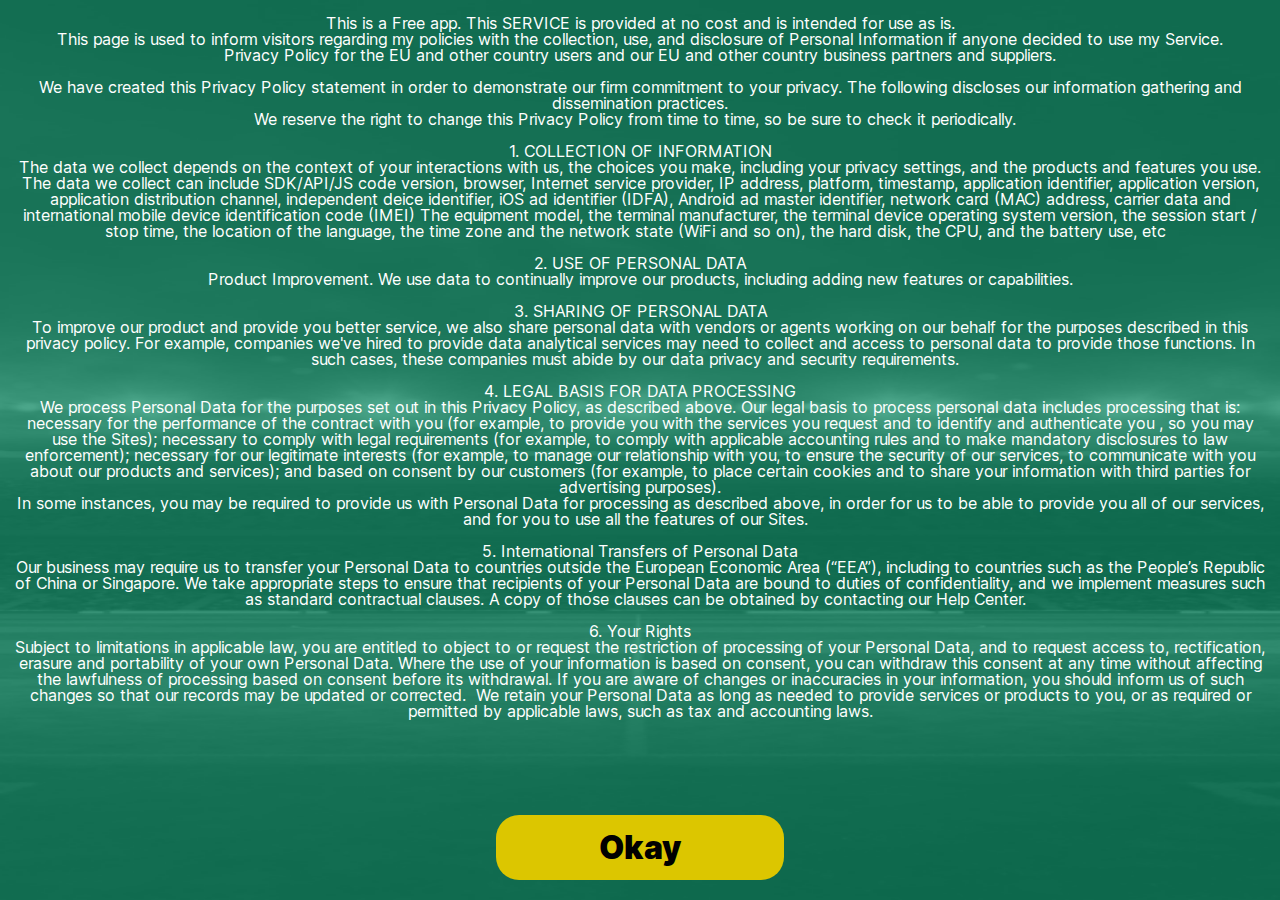
<file: index.html>
<!DOCTYPE html>
<html lang="en">
  <head>
    <meta charset="UTF-8" />
    <meta http-equiv="X-UA-Compatible" content="IE=edge" />
    <meta name="viewport" content="width=device-width, initial-scale=1.0" />
    <link rel="stylesheet" href="./styles/reset.css" />
    <link rel="stylesheet" href="./styles/common_style.css" />
    <link rel="stylesheet" href="./styles/policy.css" />
    <title>Document</title>
  </head>
  <body>
    <div class="wrapper">
      <a href="./layouts/main.html" class="link block">Okay</a>
      <div class="text">
        This is a Free app. This SERVICE is provided at no cost and is intended
        for use as is.
        <br />This page is used to inform visitors regarding my policies with
        the collection, use, and disclosure of Personal Information if anyone
        decided to use my Service. <br />Privacy Policy for the EU and other
        country users and our EU and other country business partners and
        suppliers.

        <br /><br />We have created this Privacy Policy statement in order to
        demonstrate our firm commitment to your privacy. The following discloses
        our information gathering and dissemination practices. <br />We reserve
        the right to change this Privacy Policy from time to time, so be sure to
        check it periodically.   <br /><br />1. COLLECTION OF INFORMATION
        <br />The data we collect depends on the context of your interactions
        with us, the choices you make, including your privacy settings, and the
        products and features you use. The data we collect can include
        SDK/API/JS code version, browser, Internet service provider, IP address,
        platform, timestamp, application identifier, application version,
        application distribution channel, independent deice identifier, iOS ad
        identifier (IDFA), Android ad master identifier, network card (MAC)
        address, carrier data and international mobile device identification
        code (IMEI) The equipment model, the terminal manufacturer, the terminal
        device operating system version, the session start / stop time, the
        location of the language, the time zone and the network state (WiFi and
        so on), the hard disk, the CPU, and the battery use, etc  
        <br /><br />2. USE OF PERSONAL DATA <br />Product Improvement. We use
        data to continually improve our products, including adding new features
        or capabilities.

        <br /><br />3. SHARING OF PERSONAL DATA <br />To improve our product and
        provide you better service, we also share personal data with vendors or
        agents working on our behalf for the purposes described in this privacy
        policy. For example, companies we've hired to provide data analytical
        services may need to collect and access to personal data to provide
        those functions. In such cases, these companies must abide by our data
        privacy and security requirements.   <br /><br />4. LEGAL BASIS FOR DATA
        PROCESSING <br />We process Personal Data for the purposes set out in
        this Privacy Policy, as described above. Our legal basis to process
        personal data includes processing that is: necessary for the performance
        of the contract with you (for example, to provide you with the services
        you request and to identify and authenticate you , so you may use the
        Sites); necessary to comply with legal requirements (for example, to
        comply with applicable accounting rules and to make mandatory
        disclosures to law enforcement); necessary for our legitimate interests
        (for example, to manage our relationship with you, to ensure the
        security of our services, to communicate with you about our products and
        services); and based on consent by our customers (for example, to place
        certain cookies and to share your information with third parties for
        advertising purposes). <br />In some instances, you may be required to
        provide us with Personal Data for processing as described above, in
        order for us to be able to provide you all of our services, and for you
        to use all the features of our Sites.   <br /><br />5. International
        Transfers of Personal Data <br />Our business may require us to transfer
        your Personal Data to countries outside the European Economic Area
        (“EEA”), including to countries such as the People’s Republic of China
        or Singapore. We take appropriate steps to ensure that recipients of
        your Personal Data are bound to duties of confidentiality, and we
        implement measures such as standard contractual clauses. A copy of those
        clauses can be obtained by contacting our Help Center.   <br /><br />6.
        Your Rights <br />Subject to limitations in applicable law, you are
        entitled to object to or request the restriction of processing of your
        Personal Data, and to request access to, rectification, erasure and
        portability of your own Personal Data. Where the use of your information
        is based on consent, you can withdraw this consent at any time without
        affecting the lawfulness of processing based on consent before its
        withdrawal. If you are aware of changes or inaccuracies in your
        information, you should inform us of such changes so that our records
        may be updated or corrected.  We retain your Personal Data as long as
        needed to provide services or products to you, or as required or
        permitted by applicable laws, such as tax and accounting laws.
      </div>
    </div>
  </body>
</html>
</file>
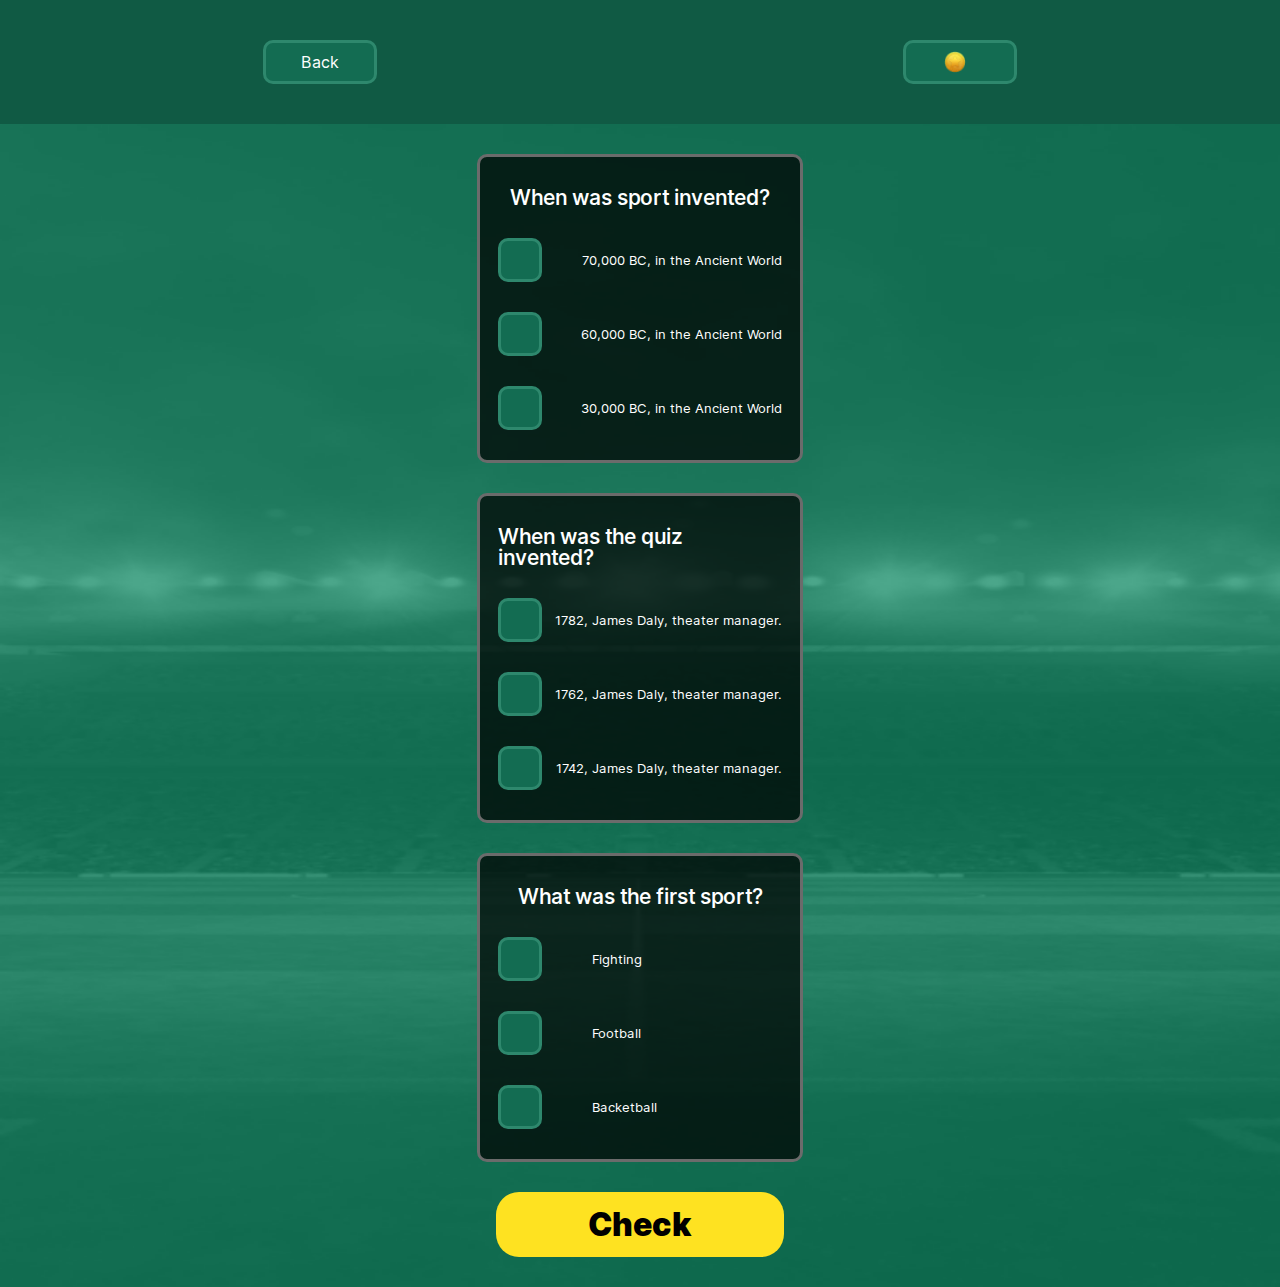
<file: layouts/game1.html>
<!DOCTYPE html>
<html lang="en">
  <head>
    <meta charset="UTF-8" />
    <meta http-equiv="X-UA-Compatible" content="IE=edge" />
    <meta name="viewport" content="width=device-width, initial-scale=1.0" />
    <link rel="stylesheet" href="../styles/reset.css" />
    <link rel="stylesheet" href="../styles/common_style.css" />
    <link rel="stylesheet" href="../styles/game1.css" />
    <title>This App</title>
  </head>
  <body>
    <div class="wrapper hidden">
      <div class="modal hidden">
        <img src="../png/cup.png" alt="" class="modal_pic" />
        <div class="modal_res_cont">
          <span class="modal_res">0</span>/3 right
        </div>
        <a href="main.html" class="btn modal_ok">Okay</a>
      </div>

      <div class="header">
        <a href="main.html" class="back block">Back</a>

        <div class="balance_cont block">
          <img src="../png/coin.png" alt="" />
          <div class="balance"></div>
        </div>
      </div>

      <div class="card card_1">
        <div class="card_header">When was sport invented?</div>

        <div class="option_cont">
          <div class="box block"></div>
          <div class="option">70,000 BC, in the Ancient World</div>
        </div>

        <div class="option_cont">
          <div class="box block"></div>
          <div class="option">60,000 BC, in the Ancient World</div>
        </div>

        <div class="option_cont">
          <div class="box block"></div>
          <div class="option">30,000 BC, in the Ancient World</div>
        </div>
      </div>

      <div class="card card_2">
        <div class="card_header">When was the quiz invented?</div>

        <div class="option_cont">
          <div class="box block"></div>
          <div class="option">1782, James Daly, theater manager.</div>
        </div>

        <div class="option_cont">
          <div class="box block"></div>
          <div class="option">1762, James Daly, theater manager.</div>
        </div>

        <div class="option_cont">
          <div class="box block"></div>
          <div class="option">1742, James Daly, theater manager.</div>
        </div>
      </div>

      <div class="card card_3">
        <div class="card_header">What was the first sport?</div>

        <div class="option_cont">
          <div class="box block"></div>
          <div class="option">Fighting</div>
        </div>

        <div class="option_cont">
          <div class="box block"></div>
          <div class="option">Football</div>
        </div>

        <div class="option_cont">
          <div class="box block"></div>
          <div class="option">Backetball</div>
        </div>
      </div>

      <div class="btn check">Check</div>
    </div>

    <script src="../scripts/jQuery.js"></script>
    <script src="../scripts/game1.js"></script>
  </body>
</html>
</file>
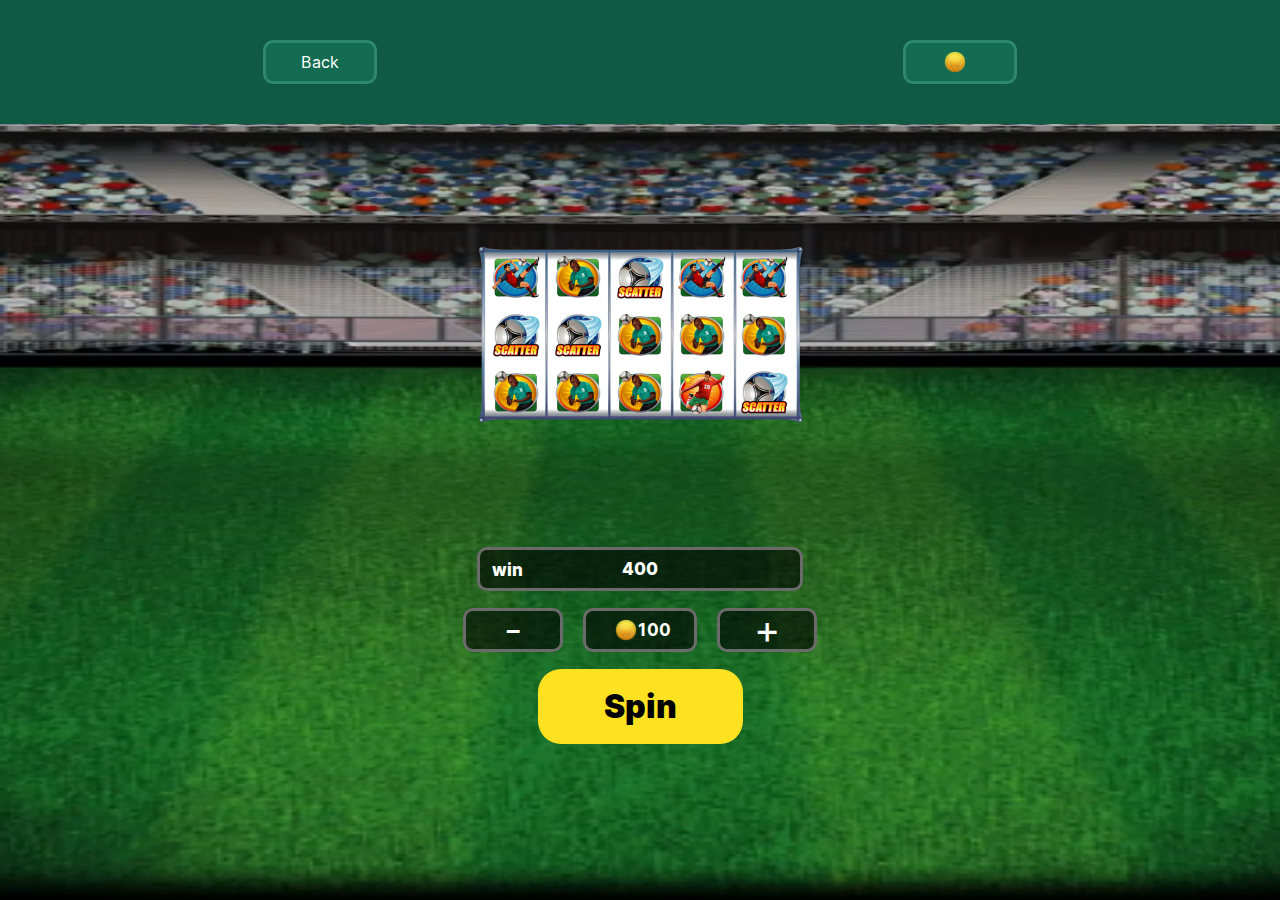
<file: layouts/game2.html>
<!DOCTYPE html>
<html lang="en">
  <head>
    <meta charset="UTF-8" />
    <meta http-equiv="X-UA-Compatible" content="IE=edge" />
    <meta
      name="viewport"
      content="initial-scale=1.0, width=device-width, viewport-fit=cover" />
    <link rel="stylesheet" href="../styles/reset.css" />
    <link rel="stylesheet" href="../styles/common_style.css" />
    <link rel="stylesheet" href="../styles/game2.css" />
    <title>This App</title>
  </head>
  <body>
    <div class="wrapper hidden">
      <div class="header">
        <a href="main.html" class="back block">Back</a>

        <div class="balance_cont block">
          <img src="../png/coin.png" alt="" />
          <div class="balance"></div>
        </div>
      </div>

      <div class="slot_cont_cont block">
        <div class="slot_cont"></div>
      </div>

      <div class="white">
        <div class="win_cont">
          <div class="win_text">win</div>
          <div class="win">400</div>
        </div>

        <div class="control">
          <div class="minus block">-</div>
          <div class="bet-amount_cont block">
            <img src="../png/coin.png" alt="" />
            <div class="bet-amount">100</div>
          </div>
          <div class="plus block">+</div>
        </div>

        <div class="spin btn">Spin</div>
      </div>
    </div>

    <script src="../scripts/game2.js"></script>
  </body>
</html>
</file>
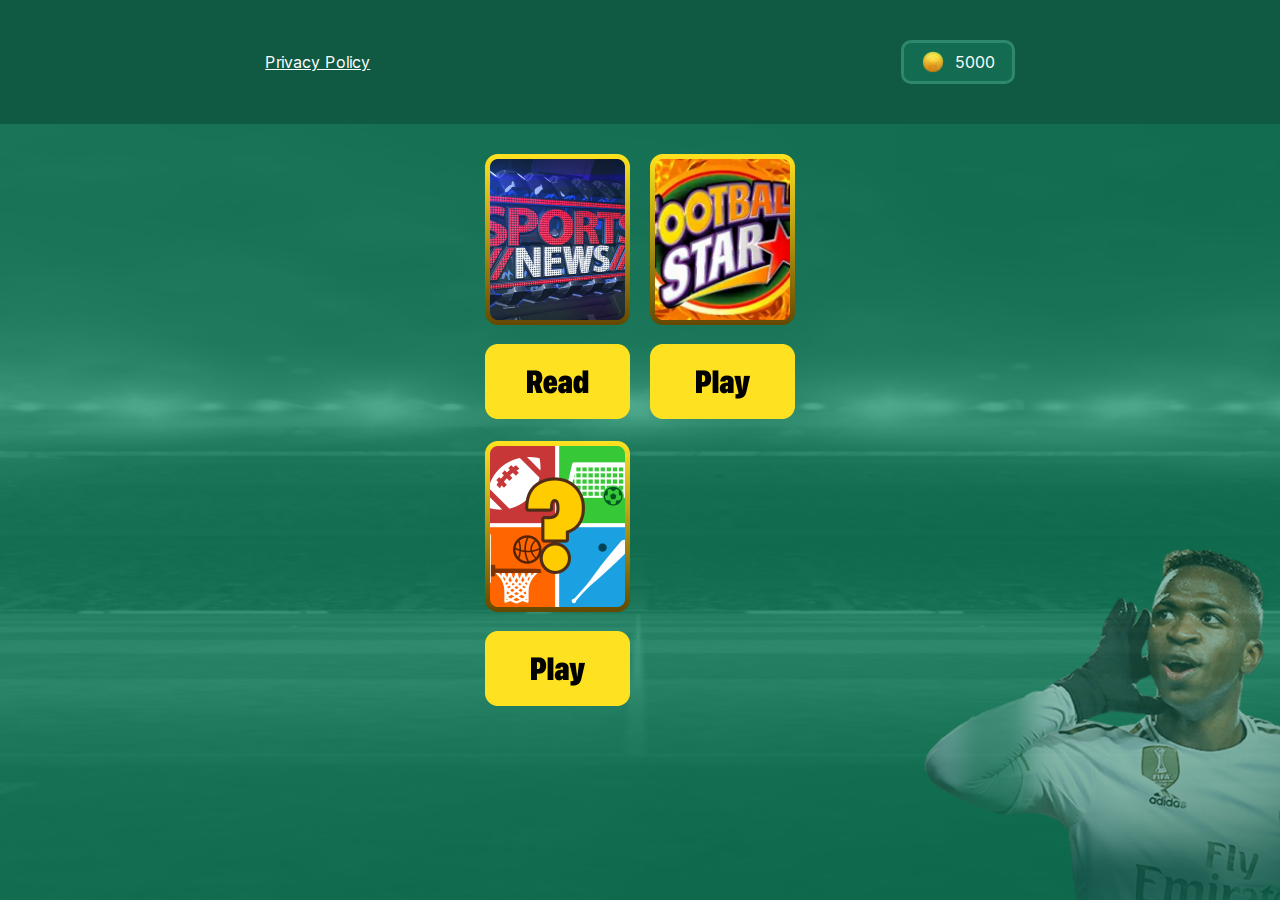
<file: layouts/main.html>
<!DOCTYPE html>
<html lang="en">
  <head>
    <meta charset="UTF-8" />
    <meta http-equiv="X-UA-Compatible" content="IE=edge" />
    <meta name="viewport" content="width=device-width, initial-scale=1.0" />
    <link rel="stylesheet" href="../styles/reset.css" />
    <link rel="stylesheet" href="../styles/common_style.css" />
    <link rel="stylesheet" href="../styles/main.css" />
    <title>Document</title>
  </head>
  <body>
    <div class="wrapper">
      <div class="header">
        <a href="../index.html" class="pol">Privacy Policy</a>

        <div class="balance_cont block">
          <img src="../png/coin.png" alt="" />
          <div class="balance"></div>
        </div>
      </div>

      <div class="cards">
        <a href="news.html" class="link">
          <img src="../png/gl1.png" alt="" />
        </a>

        <a href="game2.html" class="link">
          <img src="../png/gl2.png" alt="" />
        </a>

        <a href="game1.html" class="link">
          <img src="../png/gl3.png" alt="" />
        </a>
      </div>

      <img src="../png/bg_pic.png" alt="" class="pic" />
    </div>

    <script src="../scripts/jQuery.js"></script>
    <script>
      if (!localStorage.balance_b79) {
        localStorage.balance_b79 = 5000;
      }

      $(".balance").html(localStorage.balance_b79);
    </script>
  </body>
</html>
</file>
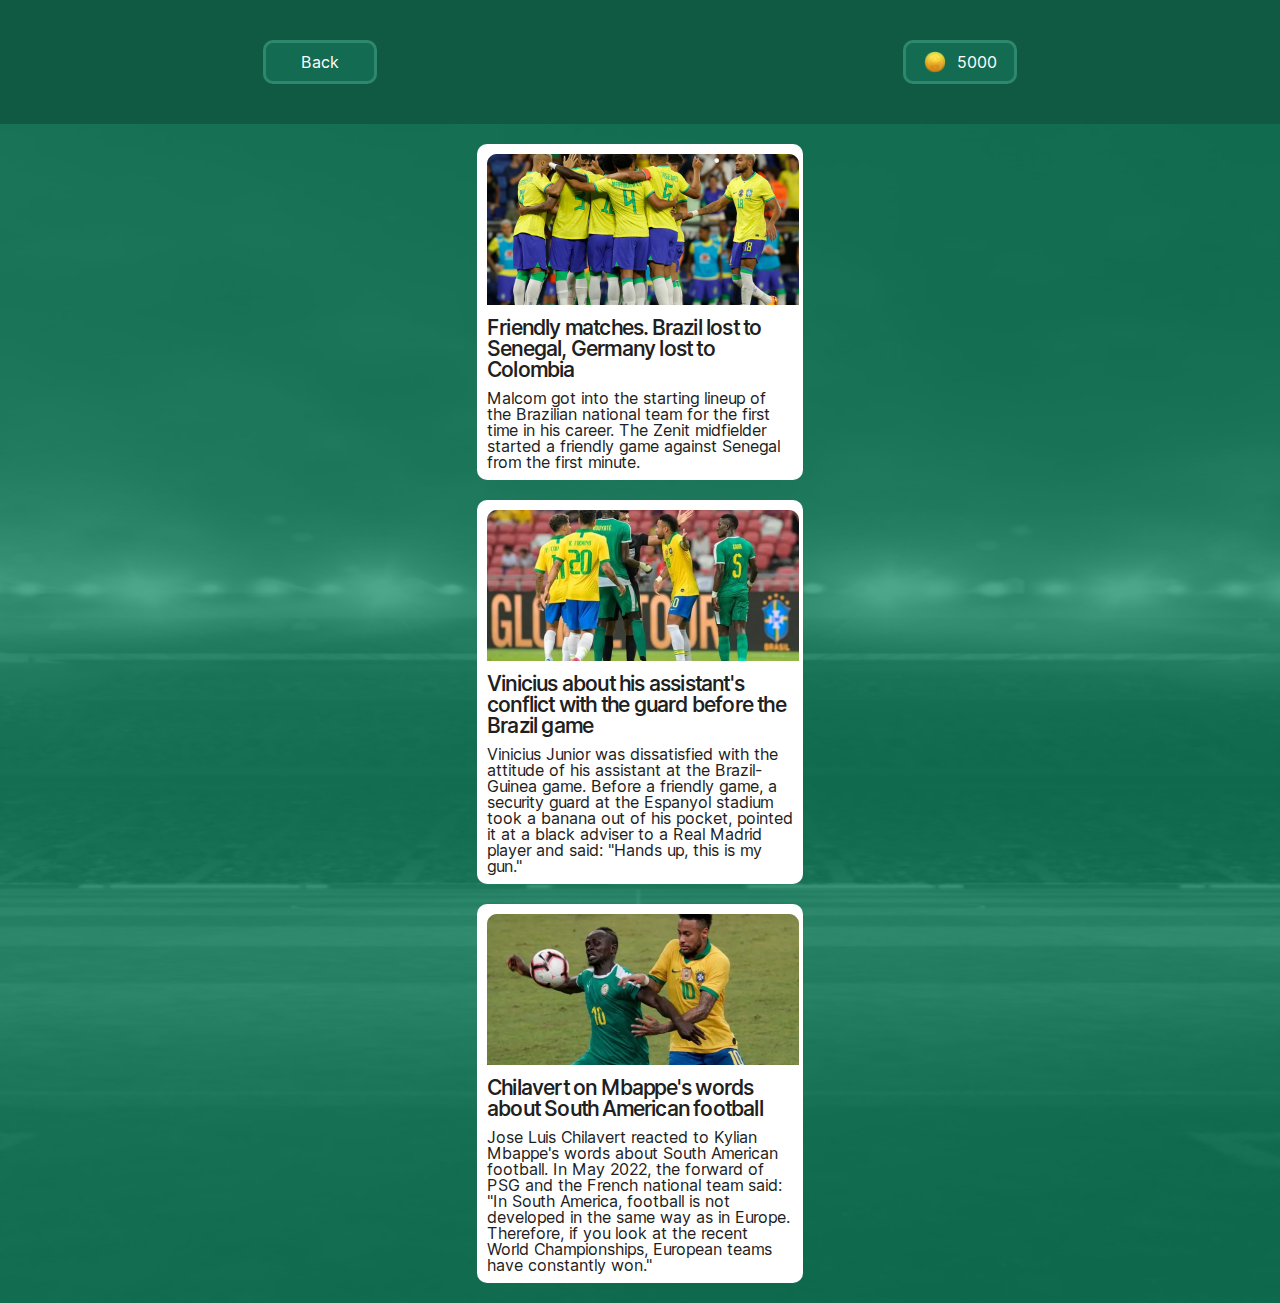
<file: layouts/news.html>
<!DOCTYPE html>
<html lang="en">
  <head>
    <meta charset="UTF-8" />
    <meta http-equiv="X-UA-Compatible" content="IE=edge" />
    <meta name="viewport" content="width=device-width, initial-scale=1.0" />
    <link rel="stylesheet" href="../styles/reset.css" />
    <link rel="stylesheet" href="../styles/common_style.css" />
    <link rel="stylesheet" href="../styles/news.css" />
    <title>Document</title>
  </head>
  <body>
    <div class="wrapper hidden">
      <div class="header">
        <a href="main.html" class="back block">Back</a>

        <div class="balance_cont block">
          <img src="../png/coin.png" alt="" />
          <div class="balance"></div>
        </div>
      </div>

      <div class="card">
        <img src="../png/n1.png" alt="" />
        <div class="card_header">
          Friendly matches. Brazil lost to Senegal, Germany lost to Colombia
        </div>
        <div class="card_text">
          Malcom got into the starting lineup of the Brazilian national team for
          the first time in his career. The Zenit midfielder started a friendly
          game against Senegal from the first minute.
        </div>
      </div>

      <div class="card">
        <img src="../png/n2.png" alt="" />
        <div class="card_header">
          Vinicius about his assistant's conflict with the guard before the
          Brazil game
        </div>
        <div class="card_text">
          Vinicius Junior was dissatisfied with the attitude of his assistant at
          the Brazil-Guinea game. Before a friendly game, a security guard at
          the Espanyol stadium took a banana out of his pocket, pointed it at a
          black adviser to a Real Madrid player and said: "Hands up, this is my
          gun."
        </div>
      </div>

      <div class="card">
        <img src="../png/n3.png" alt="" />
        <div class="card_header">
          Chilavert on Mbappe's words about South American football
        </div>
        <div class="card_text">
          Jose Luis Chilavert reacted to Kylian Mbappe's words about South
          American football. In May 2022, the forward of PSG and the French
          national team said: "In South America, football is not developed in
          the same way as in Europe. Therefore, if you look at the recent World
          Championships, European teams have constantly won."
        </div>
      </div>
    </div>

    <script src="../scripts/jQuery.js"></script>
    <script>
      window.onload = () => {
        $(".wrapper").removeClass("hidden");
      };

      $(".balance").html(localStorage.balance_b79);
    </script>
  </body>
</html>
</file>
<file: styles/common_style.css>
@font-face {
  font-family: "Inter";
  src: url(../fonts/Inter-V.ttf);
}

body {
  font-family: "Inter";
  font-style: normal;
  background: url(../png/bg.png) center/ 100% 100%;
  color: #ffffff;
}

.wrapper {
  position: relative;
  overflow: auto;
  min-height: 100vh;
}

* {
  -webkit-tap-highlight-color: transparent;
  touch-action: manipulation;
  box-sizing: border-box;
}

a {
  text-decoration: none;
  color: #fff;
}

.hidden {
  opacity: 0;
  pointer-events: none;
}

.block {
  display: flex;
  align-items: center;
  justify-content: center;
}

.none {
  display: none !important;
}

.balance_cont,
.back {
  width: 114px;
  height: 44px;

  border-radius: 10px;
  border: 3px solid #2e886d;
  background: #136c52;
}

.balance_cont img {
  width: 24px;
  margin-right: 10px;
}

.btn {
  display: flex;
  align-items: center;
  justify-content: center;

  width: 288px;
  height: 65px;

  background: #fee221;
  border-radius: 23px;

  color: #000;
  font-size: 32px;
  font-weight: 1000;
}

.btn.b {
  background: #1f1f1f;
}

.btn.r {
  background: tomato;
}

.header {
  width: 100%;
  height: 124px;

  display: flex;
  align-items: center;
  justify-content: space-around;

  background: #105a44;
}
</file>
<file: styles/policy.css>
.wrapper {
  padding: 15px;
}

.text {
  text-align: center;
  margin-bottom: 100px;
}

.link {
  position: fixed;
  left: 50%;
  bottom: 20px;
  transform: translateX(-50%);

  width: 288px;
  height: 65px;

  background: #dcc600;
  border-radius: 23px;

  color: #000;
  font-size: 32px;
  font-weight: 1000;
}
</file>
<file: styles/game1.css>
.card {
  width: 326px;

  display: flex;
  flex-direction: column;
  align-items: center;
  gap: 30px;

  padding: 30px 18px;
  margin: 30px auto auto;

  border-radius: 10px;
  border: 3px solid #6b6b6b;
  background: rgba(0, 0, 0, 0.72);
}

.card_header {
  font-size: 21px;
  font-weight: 540;
}

.box {
  width: 44px;
  height: 44px;

  font-size: 35px;
  border-radius: 10px;
  border: 3px solid #2e886d;
  background: #136c52;
}

.option_cont {
  width: 100%;

  display: flex;
  align-items: center;
  justify-content: space-between;
}

.option {
  min-width: 190px;
  text-align: left;
  font-size: 13px;
}

.check {
  margin: 30px auto;
}

.modal {
  position: fixed;
  left: 50%;
  top: 50%;
  transform: translate(-50%, -50%);
  z-index: 5;

  display: flex;
  flex-direction: column;
  align-items: center;
  gap: 20px;

  width: 240px;
  padding: 25px;

  border-radius: 10px;
  border: 3px solid #6b6b6b;
  background: rgba(0, 0, 0, 0.72);
  backdrop-filter: blur(7px);
}

.modal_ok {
  width: 205px;
  height: 51px;
}
</file>
<file: styles/game2.css>
body {
  background: url(../png/bg1.png) center/100% 100%;
}

.wrapper {
  overflow: hidden;
}

.control {
  display: flex;
  align-items: center;
  gap: 20px;
}

.plus,
.minus {
  width: 100px;
  height: 44px;

  border-radius: 10px;
  border: 3px solid #6b6b6b;
  background: rgba(0, 0, 0, 0.6);

  font-size: 40px;
}

.bet-amount_cont {
  width: 114px;
  height: 44px;

  border-radius: 10px;
  border: 3px solid #6b6b6b;
  background: rgba(0, 0, 0, 0.6);
}

.bet-amount {
  font-weight: 700;
  font-size: 17px;
}

.bet-amount_cont img {
  width: 24px;
  height: 24px;
  margin-left: 5px;
}

.slot_cont_cont {
  width: 327px;
  height: 183px;

  background: url(../png/slot_bg.png);
  margin: 120px auto auto;
}

.slot_cont {
  width: 95%;
  height: 95%;

  display: flex;
  justify-content: space-around;

  overflow: hidden;
}

.slot_col {
  position: relative;

  width: 33%;
  height: 33%;
}

.inner_slot_col {
  position: absolute;
  top: 0;

  width: 100%;
  height: 100%;

  transition: top 4s ease;
}

.slot {
  width: 100%;
  height: 100%;
}

.slot img {
  max-width: 90%;
  max-height: 90%;
}

.white {
  display: flex;
  flex-direction: column;
  align-items: center;
  justify-content: space-around;

  width: 100%;
  gap: 17px;
  margin: 120px auto auto;
}

.spin {
  width: 205px;
  height: 75px;
}

.win_cont {
  position: relative;
  width: 326px;
  height: 44px;

  font-size: 17px;
  font-weight: 800;

  padding: 12px;
  border-radius: 10px;
  border: 3px solid #6b6b6b;
  background: rgba(0, 0, 0, 0.6);
}

.win {
  position: absolute;
  left: 50%;
  top: 50%;
  transform: translate(-50%, -50%);
}

@media screen and (max-height: 750px) {
  .slot_cont_cont {
    margin: 80px auto auto;
  }

  .white {
    margin: 30px auto auto;
  }
}
</file>
<file: styles/main.css>
.cards {
  width: 310px;
  margin: 30px auto auto;

  display: flex;
  flex-wrap: wrap;

  gap: 20px;
}

.link {
  width: 145px;
}

.link img {
  width: 100%;
}

.pic {
  position: absolute;
  bottom: 0;
  right: 0;
  z-index: -1;
}

.pol {
  text-decoration: underline;
}
</file>
<file: styles/news.css>
.card {
  width: 326px;
  margin: 20px auto;
  padding: 10px;

  border-radius: 10px;
  background: #fff;

  text-align: left;
  color: #202020;
}

.card_header {
  font-size: 21px;
  font-weight: 540;
  margin: 10px auto;
  letter-spacing: -0.8px;
}
</file>
